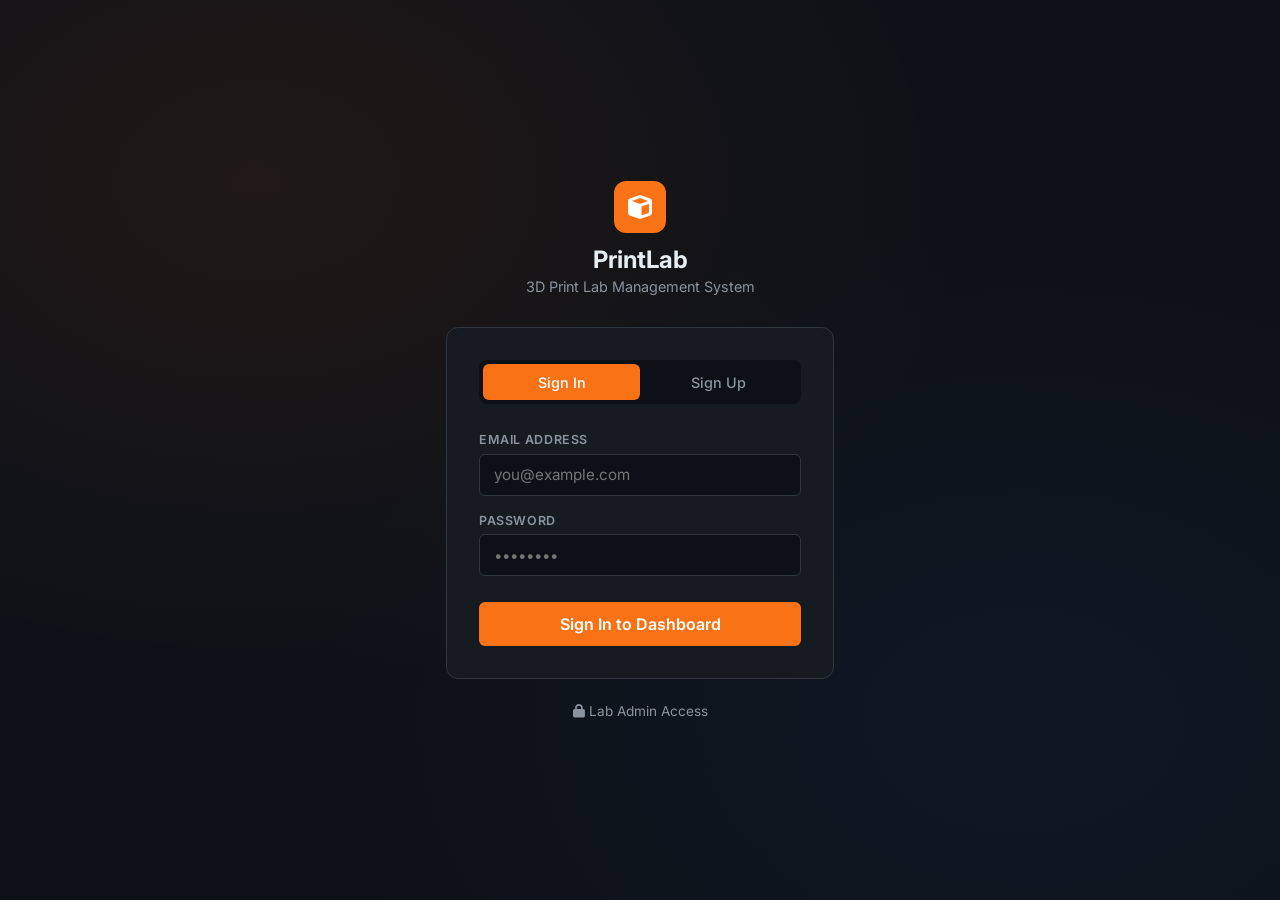
<file: templates/index.html>
<!DOCTYPE html>
<html lang="en">
<head>
    <meta charset="UTF-8">
    <meta name="viewport" content="width=device-width, initial-scale=1.0">
    <title>PrintLab — 3D Print Lab Manager</title>
    <link href="https://fonts.googleapis.com/css2?family=Inter:wght@300;400;500;600;700&display=swap" rel="stylesheet">
    <link rel="stylesheet" href="https://cdnjs.cloudflare.com/ajax/libs/font-awesome/6.4.0/css/all.min.css">
    <style>
        * { box-sizing: border-box; margin: 0; padding: 0; }
        body {
            font-family: 'Inter', sans-serif;
            background: #0d1117;
            color: #e6edf3;
            min-height: 100vh;
            display: flex;
            align-items: center;
            justify-content: center;
            background-image: radial-gradient(at 20% 20%, rgba(249,115,22,0.08) 0, transparent 50%),
                              radial-gradient(at 80% 80%, rgba(59,130,246,0.06) 0, transparent 50%);
        }
        .auth-wrapper {
            width: 100%;
            max-width: 420px;
            padding: 1rem;
        }
        .brand {
            text-align: center;
            margin-bottom: 2rem;
        }
        .brand-logo {
            width: 52px; height: 52px;
            background: #f97316;
            border-radius: 12px;
            display: inline-flex;
            align-items: center;
            justify-content: center;
            font-size: 1.5rem;
            margin-bottom: 0.75rem;
        }
        .brand h1 { font-size: 1.5rem; font-weight: 700; }
        .brand p { color: #8b949e; font-size: 0.9rem; margin-top: 0.25rem; }

        .auth-card {
            background: #161b22;
            border: 1px solid #30363d;
            border-radius: 12px;
            padding: 2rem;
        }
        .tab-switcher {
            display: flex;
            background: #0d1117;
            border-radius: 8px;
            padding: 4px;
            margin-bottom: 1.75rem;
        }
        .tab-btn {
            flex: 1;
            padding: 0.6rem;
            border: none;
            background: transparent;
            color: #8b949e;
            font-family: 'Inter', sans-serif;
            font-weight: 500;
            font-size: 0.9rem;
            border-radius: 6px;
            cursor: pointer;
            transition: all 0.2s;
        }
        .tab-btn.active {
            background: #f97316;
            color: white;
        }
        .form-panel { display: none; }
        .form-panel.active { display: block; }
        
        .form-group { margin-bottom: 1.1rem; }
        .form-group label {
            display: block;
            font-size: 0.78rem;
            font-weight: 600;
            text-transform: uppercase;
            letter-spacing: 0.05em;
            color: #8b949e;
            margin-bottom: 0.4rem;
        }
        .form-group input, .form-group select {
            width: 100%;
            padding: 0.65rem 0.85rem;
            background: #0d1117;
            border: 1px solid #30363d;
            border-radius: 6px;
            color: #e6edf3;
            font-family: 'Inter', sans-serif;
            font-size: 0.95rem;
            transition: border-color 0.2s;
        }
        .form-group input:focus, .form-group select:focus {
            outline: none;
            border-color: #f97316;
        }
        .form-row { display: grid; grid-template-columns: 1fr 1fr; gap: 0.75rem; }
        .btn-primary {
            width: 100%;
            padding: 0.75rem;
            background: #f97316;
            color: white;
            border: none;
            border-radius: 6px;
            font-family: 'Inter', sans-serif;
            font-weight: 600;
            font-size: 1rem;
            cursor: pointer;
            margin-top: 0.5rem;
            transition: background 0.2s;
        }
        .btn-primary:hover { background: #ea6c0a; }
        .error-msg {
            background: rgba(248,81,73,0.1);
            border: 1px solid rgba(248,81,73,0.3);
            color: #f85149;
            padding: 0.6rem 0.85rem;
            border-radius: 6px;
            font-size: 0.85rem;
            margin-bottom: 1rem;
            display: none;
        }
        .admin-link {
            text-align: center;
            margin-top: 1.5rem;
            font-size: 0.85rem;
            color: #8b949e;
        }
        .admin-link a { color: #8b949e; text-decoration: none; }
        .admin-link a:hover { color: #e6edf3; }
    </style>
</head>
<body>
<div class="auth-wrapper">
    <div class="brand">
        <div class="brand-logo"><i class="fa-solid fa-cube" style="color:white"></i></div>
        <h1>PrintLab</h1>
        <p>3D Print Lab Management System</p>
    </div>

    <div class="auth-card">
        <div class="tab-switcher">
            <button class="tab-btn active" onclick="switchTab('signin')">Sign In</button>
            <button class="tab-btn" onclick="switchTab('signup')">Sign Up</button>
        </div>

        <div id="error-msg" class="error-msg"></div>

        <!-- SIGN IN -->
        <div id="panel-signin" class="form-panel active">
            <div class="form-group">
                <label>Email Address</label>
                <input type="email" id="login-email" placeholder="you@example.com">
            </div>
            <div class="form-group">
                <label>Password</label>
                <input type="password" id="login-password" placeholder="••••••••">
            </div>
            <button class="btn-primary" onclick="doLogin()">Sign In to Dashboard</button>
        </div>

        <!-- SIGN UP -->
        <div id="panel-signup" class="form-panel">
            <div class="form-row">
                <div class="form-group">
                    <label>Full Name</label>
                    <input type="text" id="reg-name" placeholder="Md Abid">
                </div>
                <div class="form-group">
                    <label>Username</label>
                    <input type="text" id="reg-username" placeholder="abid01">
                </div>
            </div>
            <div class="form-group">
                <label>Email Address</label>
                <input type="email" id="reg-email" placeholder="you@example.com">
            </div>
            <div class="form-row">
                <div class="form-group">
                    <label>Mobile (for SMS)</label>
                    <input type="tel" id="reg-phone" placeholder="+91 12345 67890">
                </div>
                <div class="form-group">
                    <label>Department</label>
                    <input type="text" id="reg-dept" placeholder="Mech. Engineering">
                </div>
            </div>
            <div class="form-group">
                <label>Password</label>
                <input type="password" id="reg-password" placeholder="Min. 6 characters">
            </div>
            <button class="btn-primary" onclick="doRegister()">Create Account</button>
        </div>
    </div>

    <div class="admin-link">
        <a href="/admin_login"><i class="fa-solid fa-lock"></i> Lab Admin Access</a>
    </div>
</div>

<script>
function switchTab(tab) {
    document.querySelectorAll('.tab-btn').forEach(b => b.classList.remove('active'));
    document.querySelectorAll('.form-panel').forEach(p => p.classList.remove('active'));
    document.getElementById(`panel-${tab}`).classList.add('active');
    event.target.classList.add('active');
    document.getElementById('error-msg').style.display = 'none';
}
function showError(msg) {
    const el = document.getElementById('error-msg');
    el.textContent = msg;
    el.style.display = 'block';
}
async function doLogin() {
    const email = document.getElementById('login-email').value.trim();
    const password = document.getElementById('login-password').value;
    if (!email || !password) return showError('Please fill in all fields.');
    const res = await fetch('/api/login', {
        method: 'POST', headers: {'Content-Type': 'application/json'},
        body: JSON.stringify({email, password})
    });
    const data = await res.json();
    if (data.success) window.location.href = '/student';
    else showError(data.error);
}
async function doRegister() {
    const body = {
        name: document.getElementById('reg-name').value.trim(),
        username: document.getElementById('reg-username').value.trim(),
        email: document.getElementById('reg-email').value.trim(),
        phone: document.getElementById('reg-phone').value.trim(),
        department: document.getElementById('reg-dept').value.trim(),
        password: document.getElementById('reg-password').value
    };
    if (!body.name || !body.username || !body.email || !body.password) return showError('Please fill in all required fields.');
    if (body.password.length < 6) return showError('Password must be at least 6 characters.');
    const res = await fetch('/api/register', {
        method: 'POST', headers: {'Content-Type': 'application/json'},
        body: JSON.stringify(body)
    });
    const data = await res.json();
    if (data.success) window.location.href = '/student';
    else showError(data.error);
}
document.addEventListener('keydown', e => {
    if (e.key === 'Enter') {
        const active = document.querySelector('.form-panel.active').id;
        if (active === 'panel-signin') doLogin();
        else doRegister();
    }
});
</script>
</body>
</html>
</file>
